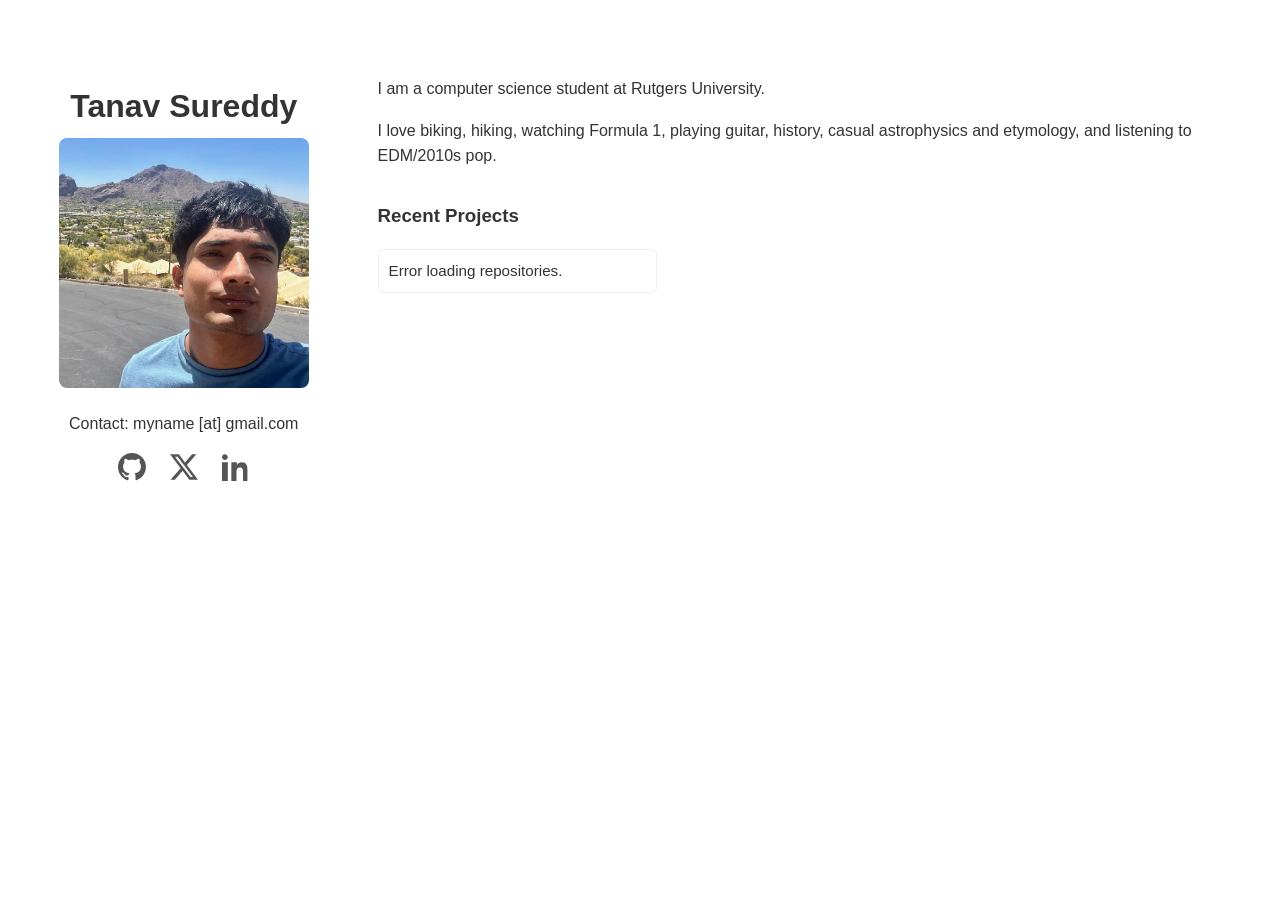
<file: index.html>
<!DOCTYPE html>
<html lang="en">
<head>
    <meta charset="UTF-8">
    <meta name="viewport" content="width=device-width, initial-scale=1.0">
    <title>Tanav Sureddy</title>
    <style>
        body { font-family: sans-serif; line-height: 1.6; color: #333; max-width: 1200px; margin: 60px auto; padding: 0 30px; }
        
        /* The Two-Column Layout */
        .container { display: flex; gap: 50px; flex-wrap: wrap; }
        .sidebar { flex: 1; min-width: 220px; text-align: center; }
        .main-content { flex: 3; min-width: 320px; }

        img.profile-pic { width: 100%; max-width: 250px; border-radius: 8px; }
        h1 { margin-bottom: 5px; }
        .social-links { display: flex; justify-content: center; gap: 24px; }
        .social-link { text-decoration: none; color: #555; display: inline-flex; align-items: center; justify-content: center; }
        .social-link svg { width: 28px; height: 28px; fill: currentColor; }
        .social-link i { font-size: 28px; line-height: 1; }
        .social-link:hover { color: #8b0000; }
        .news-item { margin-bottom: 15px; font-size: 0.95rem; padding: 10px; border: 1px solid #eee; border-radius: 6px; background: #fff; line-height: 1.4; display: -webkit-box; -webkit-line-clamp: 12; -webkit-box-orient: vertical; overflow: hidden; }
        .date { font-weight: bold; color: #888; margin-right: 10px; }
        #repos { display: grid; grid-template-columns: repeat(3, 1fr); gap: 12px; text-align: left; margin-top: 12px; }
        @media (max-width: 980px) { #repos { grid-template-columns: repeat(2, 1fr); } }
        @media (max-width: 640px) { #repos { grid-template-columns: 1fr; } }
        .repo-name { font-weight: 700; font-size: 1.05rem; color: #8b0000; display: inline-block; margin-bottom: 4px; }
        .repo-desc { margin-top: 4px; color: #444; }
        a { color: #8b0000; text-decoration: none; } 
        a:hover { text-decoration: underline; }

        /* ── Commit Heatmap ── */
        #heatmap-section {
            margin-top: 20px;
            text-align: left;
        }
        #heatmap-section h4 {
            font-size: 0.78rem;
            font-weight: 600;
            color: #888;
            letter-spacing: 0.06em;
            text-transform: uppercase;
            margin: 0 0 8px 0;
            text-align: center;
        }
        #heatmap-wrap {
            overflow-x: auto;
        }
        #heatmap-svg-container {
            display: flex;
            justify-content: center;
        }
        #heatmap-canvas {
            display: block;
        }
        /* tooltip */
        #hm-tooltip {
            position: fixed;
            background: #222;
            color: #fff;
            font-size: 0.75rem;
            padding: 4px 8px;
            border-radius: 4px;
            pointer-events: none;
            opacity: 0;
            transition: opacity 0.15s;
            white-space: nowrap;
            z-index: 1000;
        }
        #heatmap-legend {
            display: flex;
            align-items: center;
            justify-content: center;
            gap: 4px;
            margin-top: 6px;
            font-size: 0.7rem;
            color: #999;
        }
        .legend-cell {
            width: 10px;
            height: 10px;
            border-radius: 2px;
        }
    </style>
    <link rel="stylesheet" href="https://cdnjs.cloudflare.com/ajax/libs/font-awesome/6.4.0/css/all.min.css">
</head>
<body>

<div class="container">
    <div class="sidebar">
        <h1>Tanav Sureddy</h1>
        <img src="githubPFP.jpg" alt="Tanav Sureddy" class="profile-pic">
        <p>Contact: myname [at] gmail.com</p>
        <div class="social-links">
            <a href="https://github.com/TanavSureddy" class="social-link" aria-label="GitHub" title="GitHub">
                <svg viewBox="0 0 16 16" aria-hidden="true"><path fill-rule="evenodd" d="M8 0C3.58 0 0 3.58 0 8c0 3.54 2.29 6.53 5.47 7.59.4.07.55-.17.55-.38 0-.19-.01-.82-.01-1.49-2.01.37-2.53-.49-2.69-.94-.09-.23-.48-.94-.82-1.13-.28-.15-.68-.52-.01-.53.63-.01 1.08.58 1.23.82.72 1.21 1.87.87 2.33.66.07-.52.28-.87.51-1.07-1.78-.2-3.64-.89-3.64-3.95 0-.87.31-1.59.82-2.15-.08-.2-.36-1.02.08-2.12 0 0 .67-.21 2.2.82.64-.18 1.32-.27 2-.27s1.36.09 2 .27c1.53-1.04 2.2-.82 2.2-.82.44 1.1.16 1.92.08 2.12.51.56.82 1.27.82 2.15 0 3.07-1.87 3.75-3.65 3.95.29.25.54.73.54 1.48 0 1.07-.01 1.93-.01 2.19 0 .21.15.46.55.38A8.013 8.013 0 0 0 16 8c0-4.42-3.58-8-8-8z"></path></svg>
            </a>
            <a href="https://x.com/tanavsureddy" class="social-link x" aria-label="X" title="X">
                <svg viewBox="0 0 24 24" aria-hidden="true">
                    <path fill="currentColor" d="M18.901 1.153h3.68l-8.04 9.19L24 22.846h-7.406l-5.8-7.584-6.638 7.584H.474l8.6-9.83L0 1.154h7.594l5.243 6.932ZM17.61 20.644h2.039L6.486 3.24H4.298Z"></path>
                </svg>
            </a>
            <a href="https://www.linkedin.com/in/tanavsureddy/" class="social-link" aria-label="LinkedIn" title="LinkedIn">
                <svg viewBox="0 0 24 24" aria-hidden="true"><path d="M4.98 3.5C4.98 4.88 3.88 6 2.5 6S0 4.88 0 3.5C0 2.12 1.12 1 2.5 1s2.48 1.12 2.48 2.5zM0 8h5v16H0zM8 8h4.8v2.2h.1c.7-1.3 2.4-2.2 3.9-2.2 4.2 0 5 2.8 5 6.4V24H18v-7.4c0-1.8 0-4.2-2.6-4.2-2.6 0-3 2-3 4.1V24H8V8z"></path></svg>
            </a>
        </div>

        <!-- GitHub Commit Heatmap -->
        <div id="heatmap-section">
            <h4>Commits <span id="hm-year-label"></span></h4>
            <div id="heatmap-wrap">
                <div id="heatmap-svg-container">
                    <canvas id="heatmap-canvas"></canvas>
                </div>
            </div>
            <div id="heatmap-legend">
                <span>Less</span>
                <div class="legend-cell" style="background:#ebedf0;"></div>
                <div class="legend-cell" style="background:#f5c0c0;"></div>
                <div class="legend-cell" style="background:#d97474;"></div>
                <div class="legend-cell" style="background:#b83030;"></div>
                <div class="legend-cell" style="background:#8b0000;"></div>
                <span>More</span>
            </div>
        </div>
    </div>

    <div class="main-content">
        <p>I am a computer science student at Rutgers University.</p>
        
        <p>I love biking, hiking, watching Formula 1, playing guitar, history, casual astrophysics and etymology, and listening to EDM/2010s pop.</p>

        <h3 style="margin-top: 32px;">Recent Projects</h3>
        <div id="repos">
            <div class="news-item">Loading repositories...</div>
        </div>
    </div>
</div>

<div id="hm-tooltip"></div>

<script>
// ─────────────────────────────────────────────
//  QUARTERLY DATE RANGE (hardcoded logic)
// ─────────────────────────────────────────────
function getHeatmapRange() {
    const now = new Date();
    const year = now.getFullYear();
    const month = now.getMonth(); // 0-indexed

    // Always start from Jan 1 of current year
    const startDate = new Date(year, 0, 1); // Jan 1

    // End date: end of the current quarter
    let endDate;
    if (month <= 2) {
        // Q1: Jan–Mar → show only through Mar 31
        endDate = new Date(year, 2, 31);
    } else if (month <= 5) {
        // Q2: Apr–Jun → show through Jun 30
        endDate = new Date(year, 5, 30);
    } else if (month <= 8) {
        // Q3: Jul–Sep → show through Sep 30
        endDate = new Date(year, 8, 30);
    } else {
        // Q4: Oct–Dec → show full year through Dec 31
        endDate = new Date(year, 11, 31);
    }

    return { startDate, endDate, year };
}

// ─────────────────────────────────────────────
//  FETCH COMMITS via GitHub contribution data
//  (uses undocumented but stable contribution calendar query)
// ─────────────────────────────────────────────
async function fetchCommitCounts(username, year) {
    // GitHub's GraphQL API requires auth, so we use the public contribution
    // proxy approach: fetch the user's contribution SVG from github.com,
    // parse the data-date and data-count attributes.
    // Note: this works client-side with a CORS proxy for .io sites.
    // We use a reliable public CORS proxy.
    const url = `https://github-contributions-api.jogruber.de/v4/${username}?y=${year}`;
    const resp = await fetch(url);
    if (!resp.ok) throw new Error('Contributions API error');
    const json = await resp.json();
    // Returns { total: {year: N}, contributions: [{date, count, level}] }
    const map = {};
    for (const entry of json.contributions) {
        map[entry.date] = entry.count; // "YYYY-MM-DD" → count
    }
    return map;
}

// ─────────────────────────────────────────────
//  DRAW HEATMAP ON CANVAS
// ─────────────────────────────────────────────
function drawHeatmap(commitMap, startDate, endDate) {
    const canvas = document.getElementById('heatmap-canvas');
    const ctx = canvas.getContext('2d');

    const CELL = 11;   // cell size px
    const GAP  = 2;    // gap between cells
    const STEP = CELL + GAP;
    const TOP_OFFSET = 18; // space for month labels

    // Build list of dates in range
    const dates = [];
    const d = new Date(startDate);
    while (d <= endDate) {
        dates.push(new Date(d));
        d.setDate(d.getDate() + 1);
    }

    // Determine first Sunday on or before startDate (for column alignment)
    const firstDay = new Date(startDate);
    const dow = firstDay.getDay(); // 0=Sun
    firstDay.setDate(firstDay.getDate() - dow);

    // Count total columns (weeks)
    const lastDay = new Date(endDate);
    const lastDow = lastDay.getDay();
    const lastSunday = new Date(lastDay);
    lastSunday.setDate(lastDay.getDate() - lastDow);
    const msPerWeek = 7 * 24 * 3600 * 1000;
    const totalWeeks = Math.round((lastSunday - firstDay) / msPerWeek) + 1;

    const W = totalWeeks * STEP + 2;
    const H = 7 * STEP + TOP_OFFSET + 2;
    canvas.width  = W;
    canvas.height = H;

    // Color scale: 0 → empty, 1→4 → shades of dark red
    const COLORS = ['#ebedf0', '#f5c0c0', '#d97474', '#b83030', '#8b0000'];
    function countToColor(count) {
        if (!count || count === 0) return COLORS[0];
        if (count <= 2)  return COLORS[1];
        if (count <= 5)  return COLORS[2];
        if (count <= 10) return COLORS[3];
        return COLORS[4];
    }

    // Draw month labels
    ctx.font = '9px sans-serif';
    ctx.fillStyle = '#999';
    const MONTHS = ['Jan','Feb','Mar','Apr','May','Jun','Jul','Aug','Sep','Oct','Nov','Dec'];
    let lastMonthDrawn = -1;
    // iterate week columns
    for (let w = 0; w < totalWeeks; w++) {
        const weekStart = new Date(firstDay.getTime() + w * msPerWeek);
        const mo = weekStart.getMonth();
        if (mo !== lastMonthDrawn && weekStart >= startDate && weekStart <= endDate) {
            ctx.fillText(MONTHS[mo], w * STEP, TOP_OFFSET - 6);
            lastMonthDrawn = mo;
        }
    }

    // Draw cells
    // Store cell positions for tooltip
    const cellData = []; // {x, y, w, h, date, count}

    for (const date of dates) {
        const dateStr = date.toISOString().slice(0, 10);
        const count = commitMap[dateStr] || 0;

        // Which column (week)?
        const diffMs = date - firstDay;
        const col = Math.floor(diffMs / msPerWeek);
        const row = date.getDay(); // 0=Sun

        const x = col * STEP;
        const y = TOP_OFFSET + row * STEP;

        ctx.fillStyle = countToColor(count);
        ctx.beginPath();
        ctx.roundRect(x, y, CELL, CELL, 2);
        ctx.fill();

        cellData.push({ x, y, w: CELL, h: CELL, date: dateStr, count });
    }

    return cellData;
}

// ─────────────────────────────────────────────
//  TOOLTIP
// ─────────────────────────────────────────────
function setupTooltip(canvas, cellData) {
    const tooltip = document.getElementById('hm-tooltip');
    const rect = () => canvas.getBoundingClientRect();
    const DAYS = ['Sun','Mon','Tue','Wed','Thu','Fri','Sat'];

    canvas.addEventListener('mousemove', (e) => {
        const r = rect();
        const mx = e.clientX - r.left;
        const my = e.clientY - r.top;

        let found = null;
        for (const cell of cellData) {
            if (mx >= cell.x && mx <= cell.x + cell.w &&
                my >= cell.y && my <= cell.y + cell.h) {
                found = cell;
                break;
            }
        }

        if (found) {
            const d = new Date(found.date + 'T00:00:00');
            const label = `${found.count} commit${found.count !== 1 ? 's' : ''} on ${DAYS[d.getDay()]}, ${found.date}`;
            tooltip.textContent = label;
            tooltip.style.opacity = '1';
            tooltip.style.left = (e.clientX + 12) + 'px';
            tooltip.style.top  = (e.clientY - 28) + 'px';
        } else {
            tooltip.style.opacity = '0';
        }
    });

    canvas.addEventListener('mouseleave', () => {
        tooltip.style.opacity = '0';
    });
}

// ─────────────────────────────────────────────
//  INIT
// ─────────────────────────────────────────────
(async function initHeatmap() {
    const username = 'TanavSureddy';
    const { startDate, endDate, year } = getHeatmapRange();

    document.getElementById('hm-year-label').textContent = year;

    try {
        const commitMap = await fetchCommitCounts(username, year);
        const cellData = drawHeatmap(commitMap, startDate, endDate);
        setupTooltip(document.getElementById('heatmap-canvas'), cellData);
    } catch (err) {
        console.error('Heatmap error:', err);
        document.getElementById('heatmap-section').style.display = 'none';
    }
})();

// ─────────────────────────────────────────────
//  REPOS
// ─────────────────────────────────────────────
(async function(){
    const username = 'TanavSureddy';
    const container = document.getElementById('repos');
    try {
        const resp = await fetch(`https://api.github.com/users/${username}/repos?per_page=100`);
        if(!resp.ok) throw new Error('GitHub API error');
        let repos = await resp.json();
        const exclude = new Set(['tanavsureddy.github.io', 'tanavsureddy']);
        repos = repos.filter(r => !exclude.has(String(r.name).toLowerCase()));
        repos.sort((a,b) => new Date(b.pushed_at) - new Date(a.pushed_at));
        if(!repos.length){ container.innerHTML = '<div class="news-item">No public repositories found.</div>'; return; }
        container.innerHTML = '';
        repos.forEach(repo => {
            const item = document.createElement('div');
            item.className = 'news-item';
            const a = document.createElement('a');
            a.href = repo.html_url;
            a.textContent = repo.name;
            a.className = 'repo-name';
            a.target = '_blank';
            a.rel = 'noopener noreferrer';
            item.appendChild(a);
            if(repo.description){
                const d = document.createElement('div');
                d.className = 'repo-desc';
                d.textContent = repo.description;
                item.appendChild(d);
            }
            container.appendChild(item);
        });
    } catch (err) {
        console.error(err);
        container.innerHTML = '<div class="news-item">Error loading repositories.</div>';
    }
})();
</script>

</body>
</html>
</file>
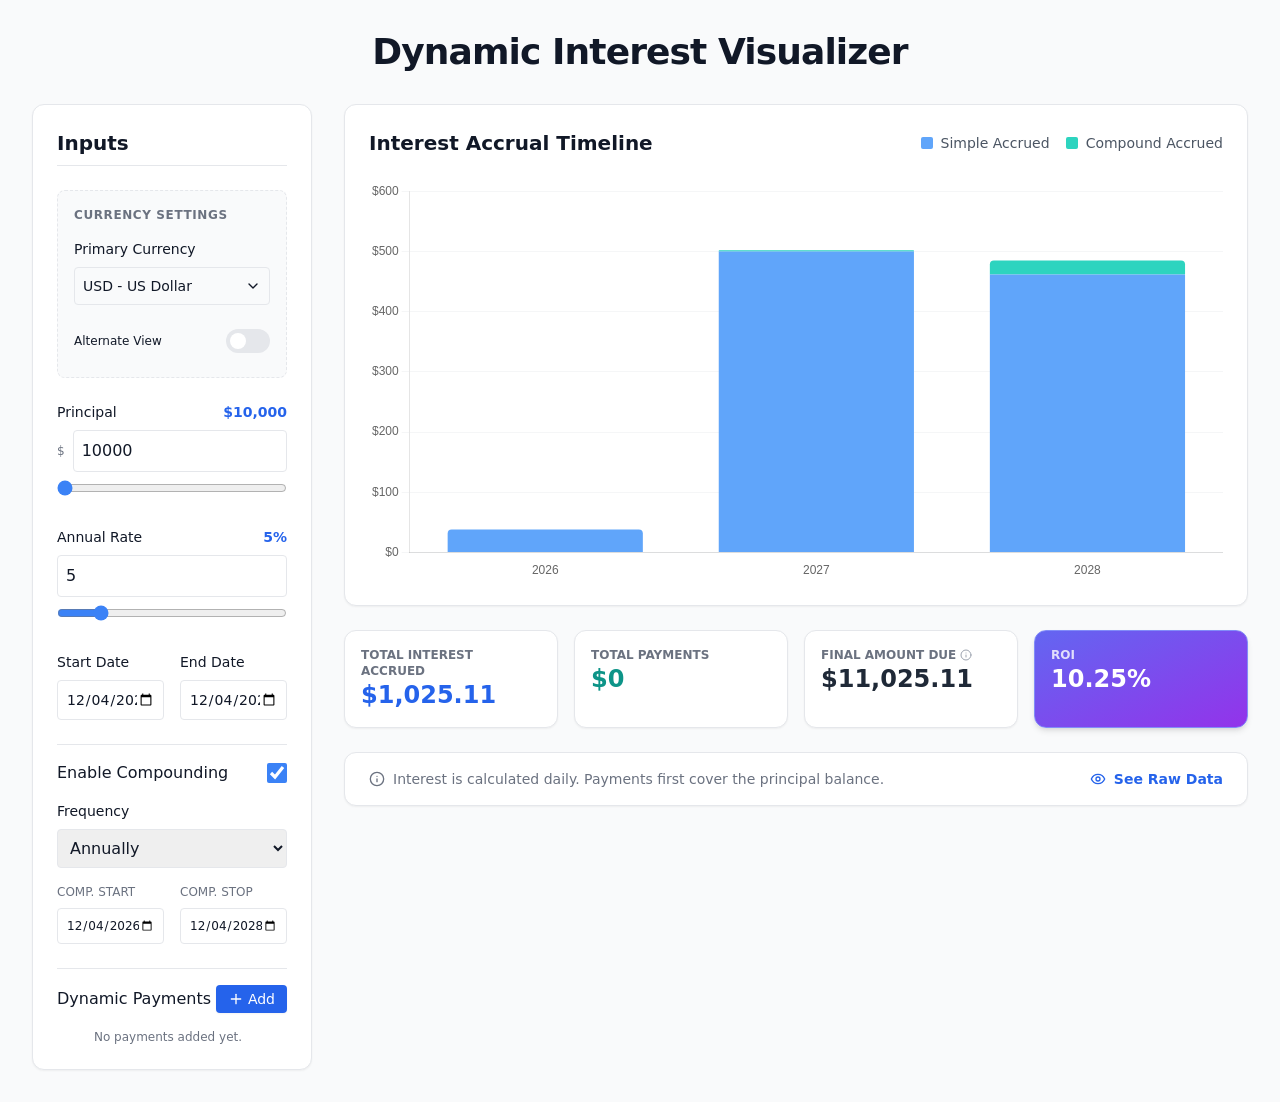
<file: interestcalc/index.html>
<!doctype html>
<html lang="en">
  <head>
    <meta charset="UTF-8" />
    <meta name="viewport" content="width=device-width, initial-scale=1.0" />
    <title>Dynamic Interest Visualizer</title>
    <script type="module" crossorigin src="/interestcalc/assets/index-CrpGQQz2.js"></script>
    <link rel="stylesheet" crossorigin href="/interestcalc/assets/index-lJPFyFlr.css">
  </head>
  <body>
    <div id="root"></div>
  </body>
</html>
</file>
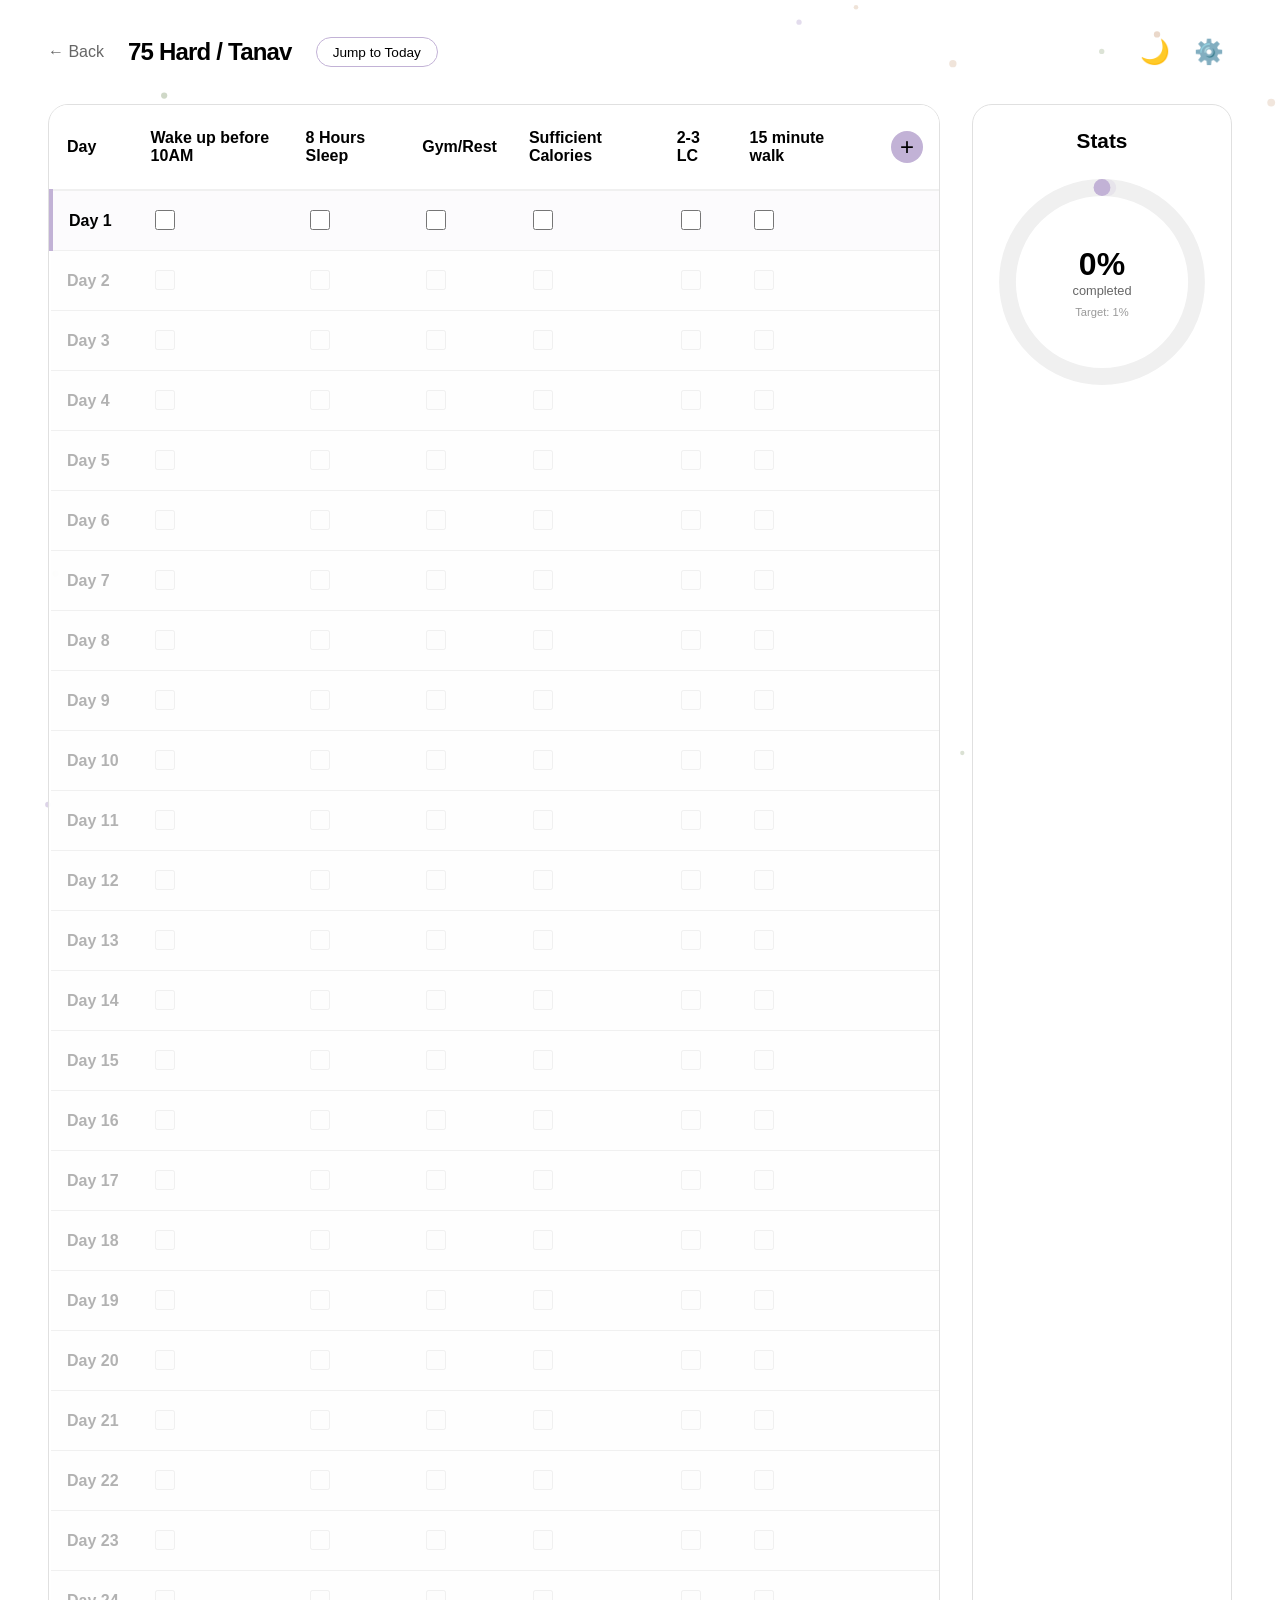
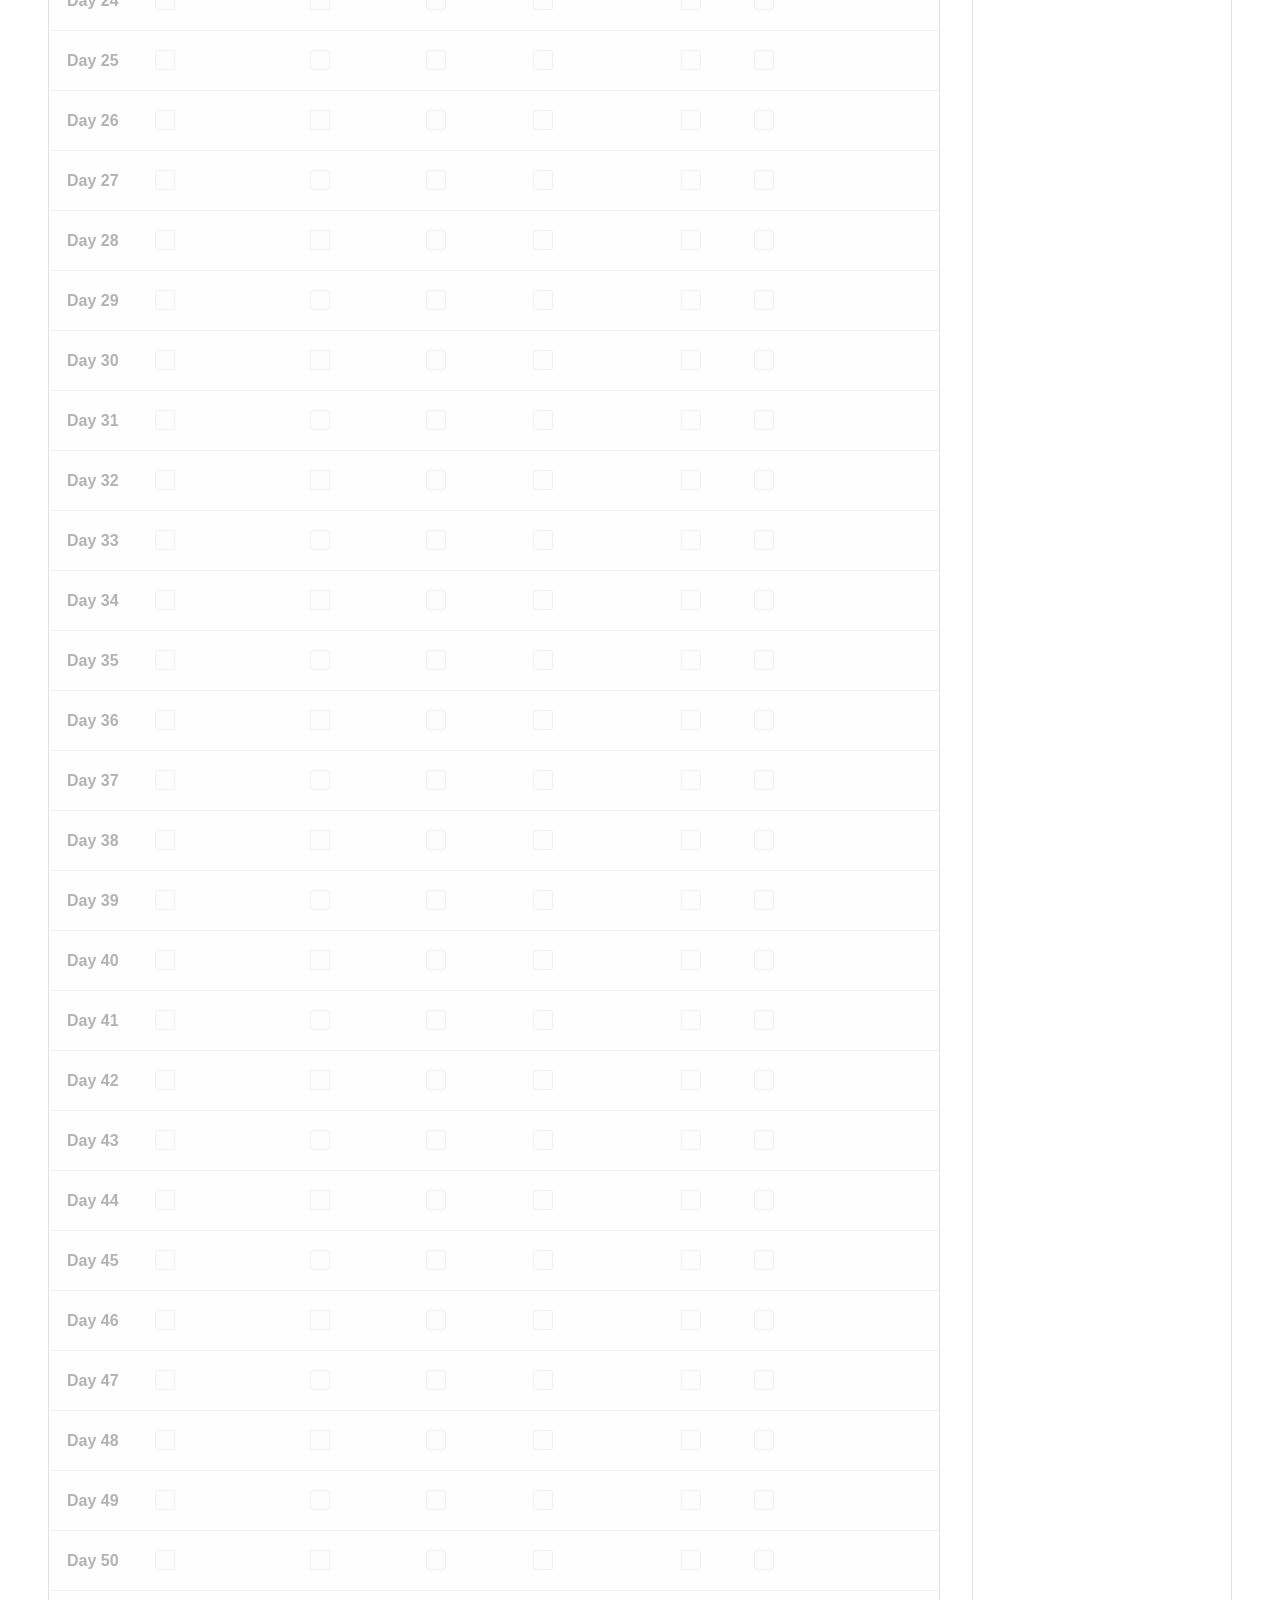
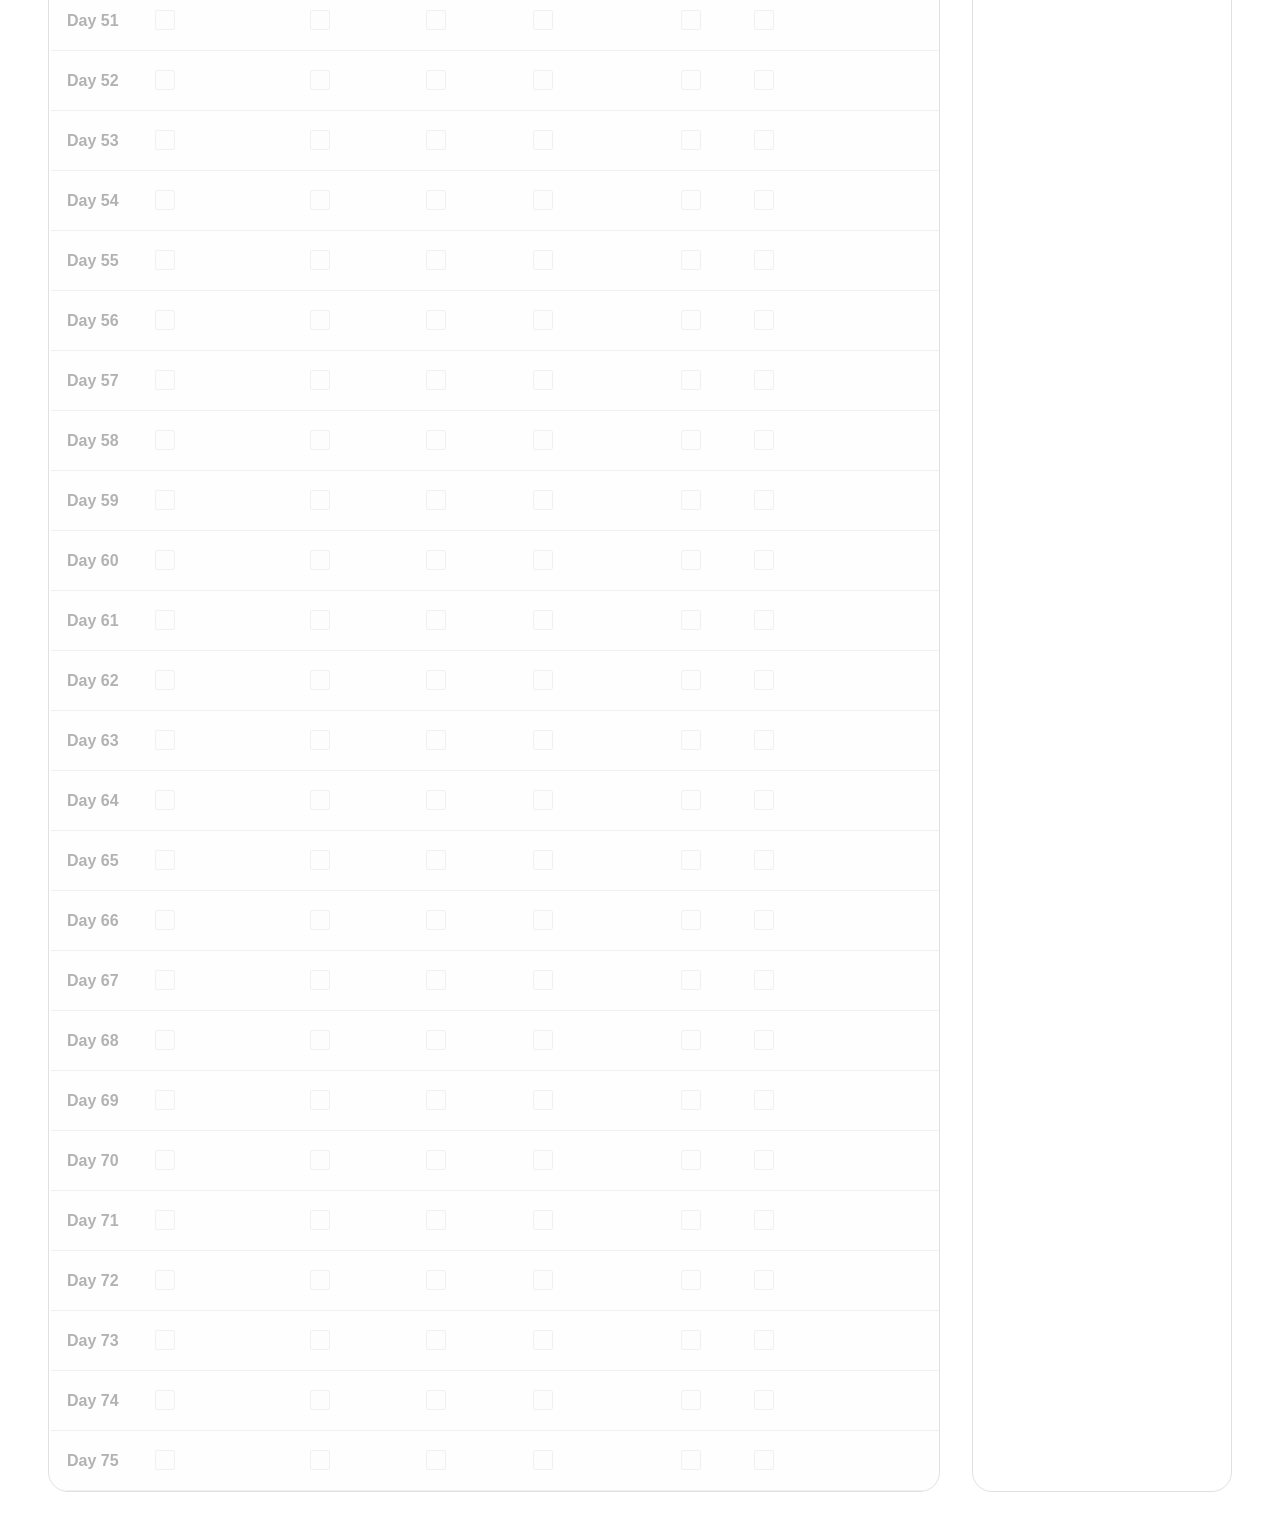
<file: 75hard/tanav.html>
<!doctype html>
<html lang="en">
  <head>
    <meta charset="UTF-8" />
    <link rel="icon" type="image/svg+xml" href="/75hard/favicon.svg" />
    <meta name="viewport" content="width=device-width, initial-scale=1.0" />
    <title>75 Hard / Tanav</title>
    <script type="module" crossorigin src="/75hard/assets/tanav-CApe5BTD.js"></script>
    <link rel="modulepreload" crossorigin href="/75hard/assets/browser-B77OIPgF.js">
    <link rel="modulepreload" crossorigin href="/75hard/assets/Tracker-D2-ysQGx.js">
    <link rel="stylesheet" crossorigin href="/75hard/assets/browser-BXZYvnGy.css">
    <link rel="stylesheet" crossorigin href="/75hard/assets/Tracker--KFJLm6A.css">
  </head>
  <body>
    <div id="root"></div>
  </body>
</html>
</file>
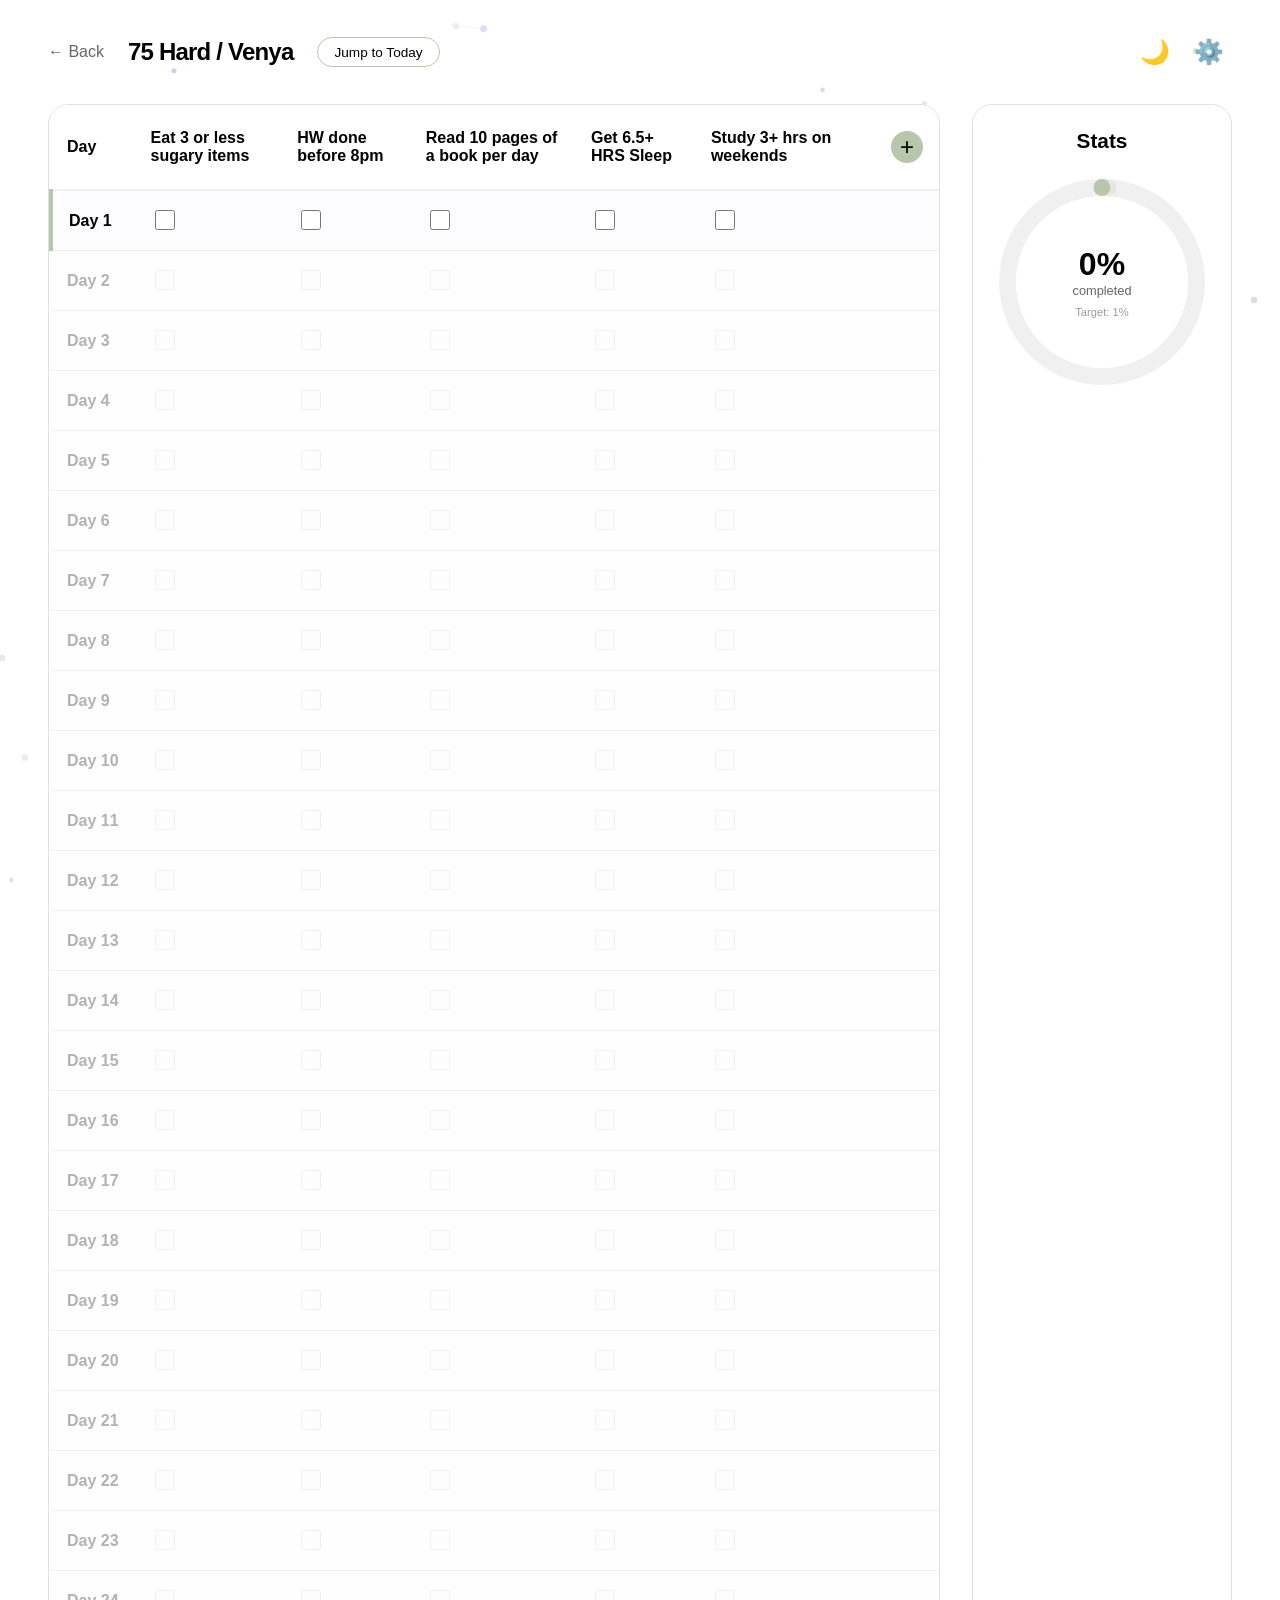
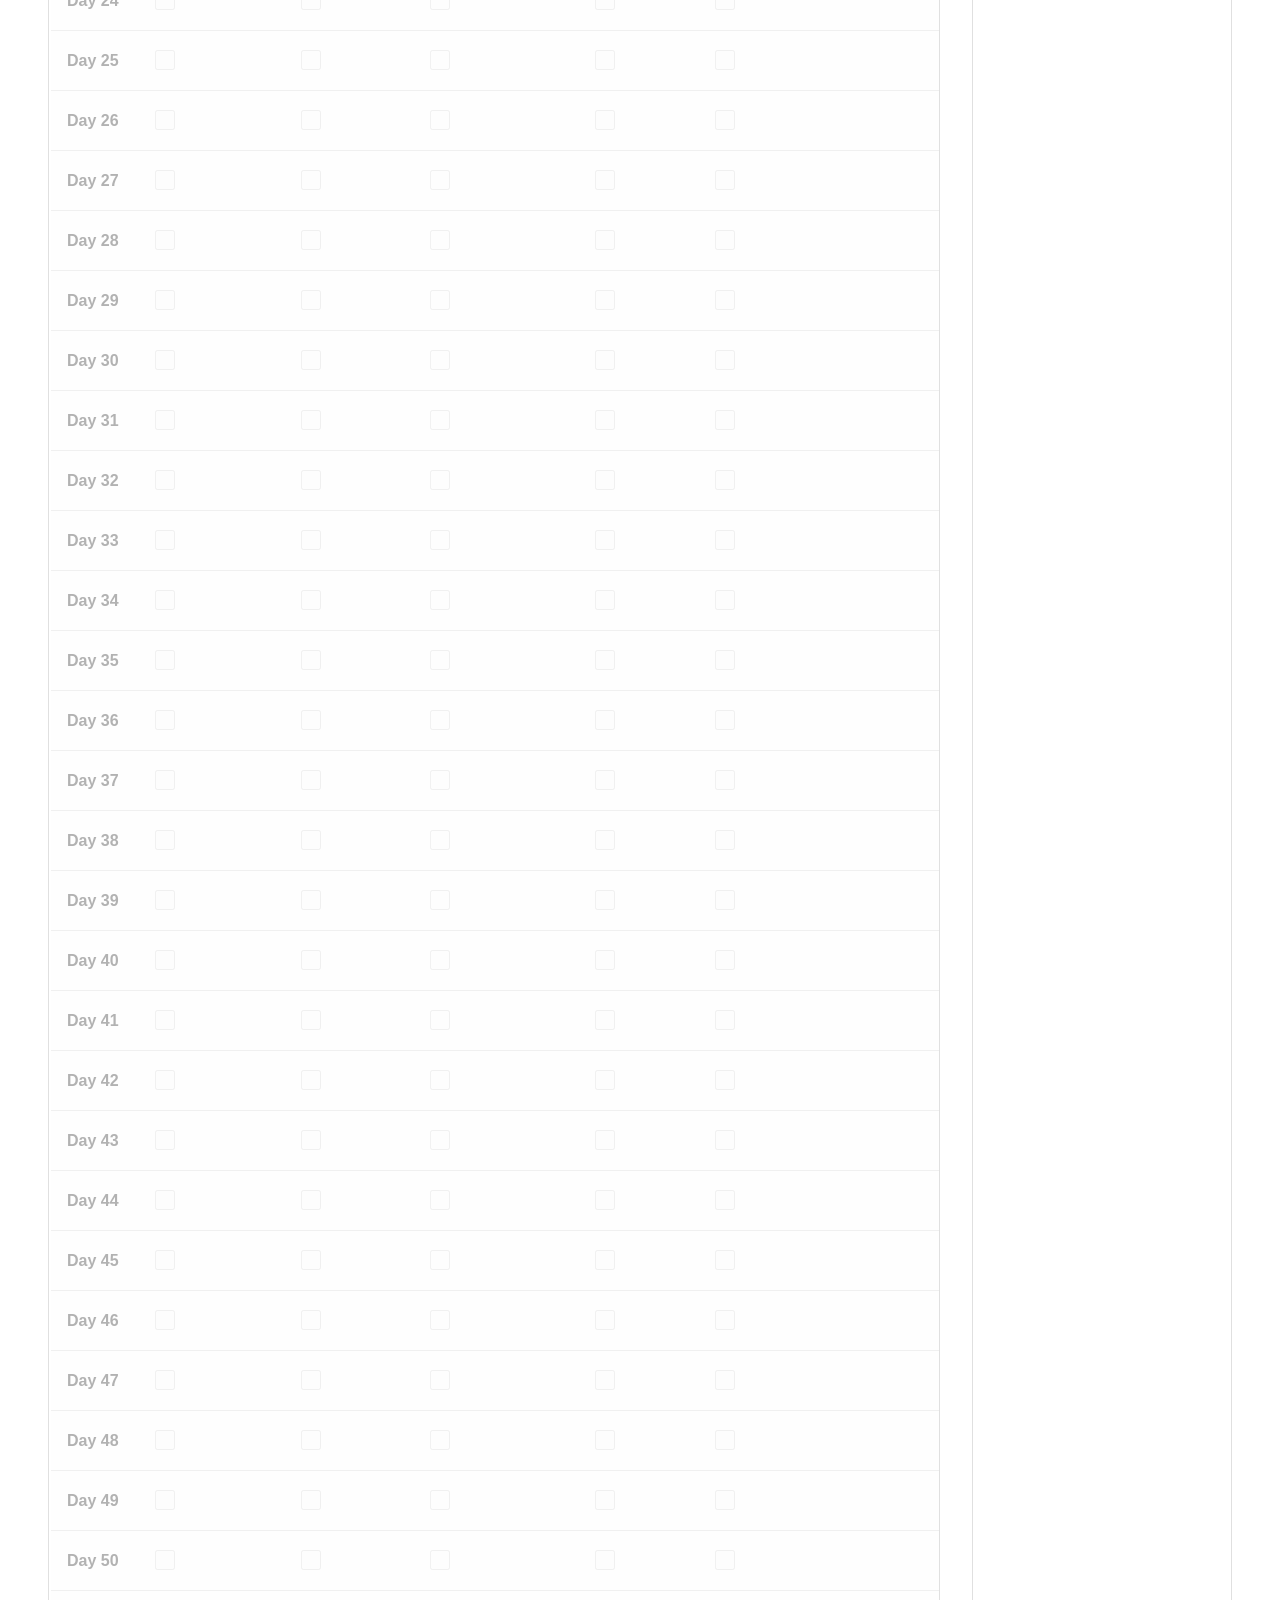
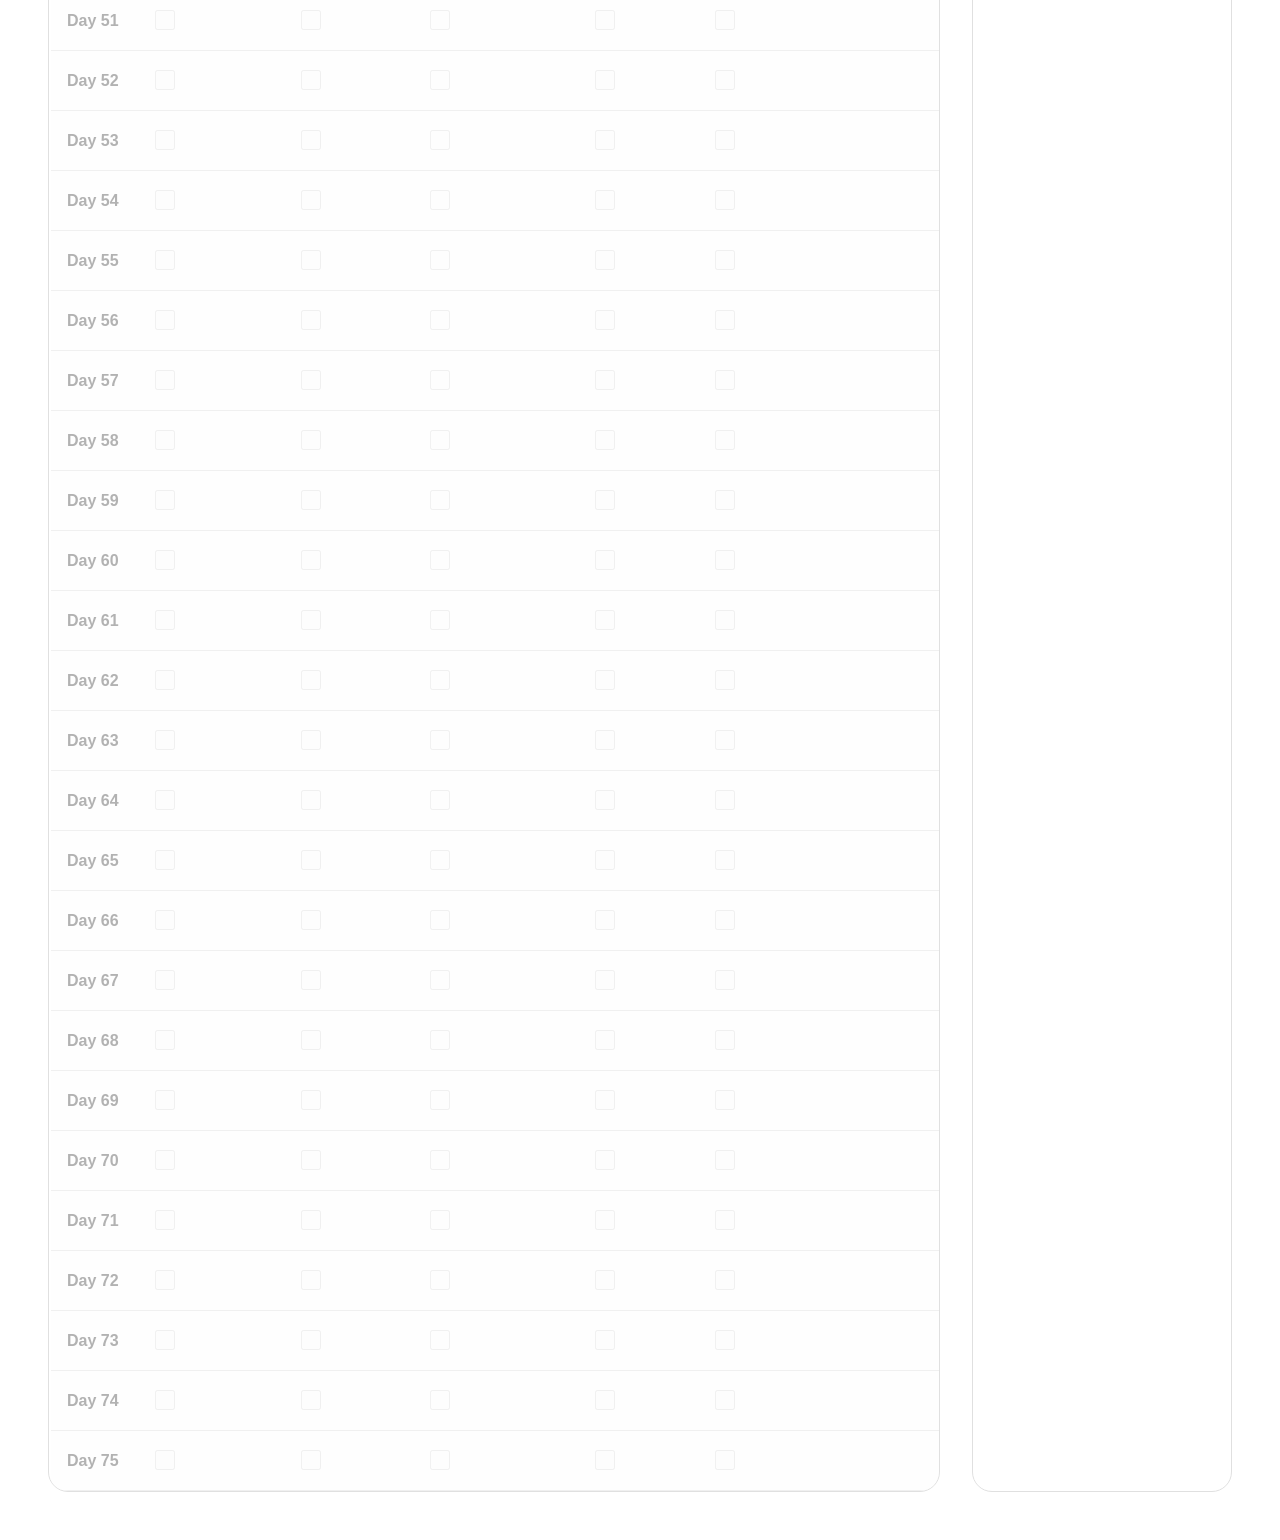
<file: 75hard/venya.html>
<!doctype html>
<html lang="en">
  <head>
    <meta charset="UTF-8" />
    <link rel="icon" type="image/svg+xml" href="/75hard/favicon.svg" />
    <meta name="viewport" content="width=device-width, initial-scale=1.0" />
    <title>75 Hard / Venya</title>
    <script type="module" crossorigin src="/75hard/assets/venya-ad7k7uQ9.js"></script>
    <link rel="modulepreload" crossorigin href="/75hard/assets/browser-B77OIPgF.js">
    <link rel="modulepreload" crossorigin href="/75hard/assets/Tracker-D2-ysQGx.js">
    <link rel="stylesheet" crossorigin href="/75hard/assets/browser-BXZYvnGy.css">
    <link rel="stylesheet" crossorigin href="/75hard/assets/Tracker--KFJLm6A.css">
  </head>
  <body>
    <div id="root"></div>
  </body>
</html>
</file>
<file: interestcalc/assets/index-lJPFyFlr.css>
*,:before,:after{--tw-border-spacing-x: 0;--tw-border-spacing-y: 0;--tw-translate-x: 0;--tw-translate-y: 0;--tw-rotate: 0;--tw-skew-x: 0;--tw-skew-y: 0;--tw-scale-x: 1;--tw-scale-y: 1;--tw-pan-x: ;--tw-pan-y: ;--tw-pinch-zoom: ;--tw-scroll-snap-strictness: proximity;--tw-gradient-from-position: ;--tw-gradient-via-position: ;--tw-gradient-to-position: ;--tw-ordinal: ;--tw-slashed-zero: ;--tw-numeric-figure: ;--tw-numeric-spacing: ;--tw-numeric-fraction: ;--tw-ring-inset: ;--tw-ring-offset-width: 0px;--tw-ring-offset-color: #fff;--tw-ring-color: rgb(59 130 246 / .5);--tw-ring-offset-shadow: 0 0 #0000;--tw-ring-shadow: 0 0 #0000;--tw-shadow: 0 0 #0000;--tw-shadow-colored: 0 0 #0000;--tw-blur: ;--tw-brightness: ;--tw-contrast: ;--tw-grayscale: ;--tw-hue-rotate: ;--tw-invert: ;--tw-saturate: ;--tw-sepia: ;--tw-drop-shadow: ;--tw-backdrop-blur: ;--tw-backdrop-brightness: ;--tw-backdrop-contrast: ;--tw-backdrop-grayscale: ;--tw-backdrop-hue-rotate: ;--tw-backdrop-invert: ;--tw-backdrop-opacity: ;--tw-backdrop-saturate: ;--tw-backdrop-sepia: ;--tw-contain-size: ;--tw-contain-layout: ;--tw-contain-paint: ;--tw-contain-style: }::backdrop{--tw-border-spacing-x: 0;--tw-border-spacing-y: 0;--tw-translate-x: 0;--tw-translate-y: 0;--tw-rotate: 0;--tw-skew-x: 0;--tw-skew-y: 0;--tw-scale-x: 1;--tw-scale-y: 1;--tw-pan-x: ;--tw-pan-y: ;--tw-pinch-zoom: ;--tw-scroll-snap-strictness: proximity;--tw-gradient-from-position: ;--tw-gradient-via-position: ;--tw-gradient-to-position: ;--tw-ordinal: ;--tw-slashed-zero: ;--tw-numeric-figure: ;--tw-numeric-spacing: ;--tw-numeric-fraction: ;--tw-ring-inset: ;--tw-ring-offset-width: 0px;--tw-ring-offset-color: #fff;--tw-ring-color: rgb(59 130 246 / .5);--tw-ring-offset-shadow: 0 0 #0000;--tw-ring-shadow: 0 0 #0000;--tw-shadow: 0 0 #0000;--tw-shadow-colored: 0 0 #0000;--tw-blur: ;--tw-brightness: ;--tw-contrast: ;--tw-grayscale: ;--tw-hue-rotate: ;--tw-invert: ;--tw-saturate: ;--tw-sepia: ;--tw-drop-shadow: ;--tw-backdrop-blur: ;--tw-backdrop-brightness: ;--tw-backdrop-contrast: ;--tw-backdrop-grayscale: ;--tw-backdrop-hue-rotate: ;--tw-backdrop-invert: ;--tw-backdrop-opacity: ;--tw-backdrop-saturate: ;--tw-backdrop-sepia: ;--tw-contain-size: ;--tw-contain-layout: ;--tw-contain-paint: ;--tw-contain-style: }*,:before,:after{box-sizing:border-box;border-width:0;border-style:solid;border-color:#e5e7eb}:before,:after{--tw-content: ""}html,:host{line-height:1.5;-webkit-text-size-adjust:100%;-moz-tab-size:4;-o-tab-size:4;tab-size:4;font-family:ui-sans-serif,system-ui,sans-serif,"Apple Color Emoji","Segoe UI Emoji",Segoe UI Symbol,"Noto Color Emoji";font-feature-settings:normal;font-variation-settings:normal;-webkit-tap-highlight-color:transparent}body{margin:0;line-height:inherit}hr{height:0;color:inherit;border-top-width:1px}abbr:where([title]){-webkit-text-decoration:underline dotted;text-decoration:underline dotted}h1,h2,h3,h4,h5,h6{font-size:inherit;font-weight:inherit}a{color:inherit;text-decoration:inherit}b,strong{font-weight:bolder}code,kbd,samp,pre{font-family:ui-monospace,SFMono-Regular,Menlo,Monaco,Consolas,Liberation Mono,Courier New,monospace;font-feature-settings:normal;font-variation-settings:normal;font-size:1em}small{font-size:80%}sub,sup{font-size:75%;line-height:0;position:relative;vertical-align:baseline}sub{bottom:-.25em}sup{top:-.5em}table{text-indent:0;border-color:inherit;border-collapse:collapse}button,input,optgroup,select,textarea{font-family:inherit;font-feature-settings:inherit;font-variation-settings:inherit;font-size:100%;font-weight:inherit;line-height:inherit;letter-spacing:inherit;color:inherit;margin:0;padding:0}button,select{text-transform:none}button,input:where([type=button]),input:where([type=reset]),input:where([type=submit]){-webkit-appearance:button;background-color:transparent;background-image:none}:-moz-focusring{outline:auto}:-moz-ui-invalid{box-shadow:none}progress{vertical-align:baseline}::-webkit-inner-spin-button,::-webkit-outer-spin-button{height:auto}[type=search]{-webkit-appearance:textfield;outline-offset:-2px}::-webkit-search-decoration{-webkit-appearance:none}::-webkit-file-upload-button{-webkit-appearance:button;font:inherit}summary{display:list-item}blockquote,dl,dd,h1,h2,h3,h4,h5,h6,hr,figure,p,pre{margin:0}fieldset{margin:0;padding:0}legend{padding:0}ol,ul,menu{list-style:none;margin:0;padding:0}dialog{padding:0}textarea{resize:vertical}input::-moz-placeholder,textarea::-moz-placeholder{opacity:1;color:#9ca3af}input::placeholder,textarea::placeholder{opacity:1;color:#9ca3af}button,[role=button]{cursor:pointer}:disabled{cursor:default}img,svg,video,canvas,audio,iframe,embed,object{display:block;vertical-align:middle}img,video{max-width:100%;height:auto}[hidden]:where(:not([hidden=until-found])){display:none}.pointer-events-none{pointer-events:none}.fixed{position:fixed}.absolute{position:absolute}.relative{position:relative}.inset-0{top:0;right:0;bottom:0;left:0}.bottom-2{bottom:.5rem}.bottom-full{bottom:100%}.left-0{left:0}.left-1{left:.25rem}.left-1\/2{left:50%}.right-2{right:.5rem}.top-1\.5{top:.375rem}.top-2{top:.5rem}.z-10{z-index:10}.z-50{z-index:50}.z-\[60\]{z-index:60}.col-span-2{grid-column:span 2 / span 2}.col-span-5{grid-column:span 5 / span 5}.mx-auto{margin-left:auto;margin-right:auto}.mb-1{margin-bottom:.25rem}.mb-2{margin-bottom:.5rem}.mb-6{margin-bottom:1.5rem}.ml-2{margin-left:.5rem}.mt-1{margin-top:.25rem}.mt-4{margin-top:1rem}.block{display:block}.inline-block{display:inline-block}.flex{display:flex}.inline-flex{display:inline-flex}.table{display:table}.grid{display:grid}.h-3{height:.75rem}.h-4{height:1rem}.h-5{height:1.25rem}.h-6{height:1.5rem}.h-\[400px\]{height:400px}.max-h-60{max-height:15rem}.max-h-64{max-height:16rem}.min-h-screen{min-height:100vh}.w-11{width:2.75rem}.w-3{width:.75rem}.w-4{width:1rem}.w-48{width:12rem}.w-5{width:1.25rem}.w-72{width:18rem}.w-full{width:100%}.max-w-2xl{max-width:42rem}.max-w-7xl{max-width:80rem}.flex-1{flex:1 1 0%}.flex-shrink-0{flex-shrink:0}.-translate-x-1\/2{--tw-translate-x: -50%;transform:translate(var(--tw-translate-x),var(--tw-translate-y)) rotate(var(--tw-rotate)) skew(var(--tw-skew-x)) skewY(var(--tw-skew-y)) scaleX(var(--tw-scale-x)) scaleY(var(--tw-scale-y))}.translate-x-1{--tw-translate-x: .25rem;transform:translate(var(--tw-translate-x),var(--tw-translate-y)) rotate(var(--tw-rotate)) skew(var(--tw-skew-x)) skewY(var(--tw-skew-y)) scaleX(var(--tw-scale-x)) scaleY(var(--tw-scale-y))}.translate-x-6{--tw-translate-x: 1.5rem;transform:translate(var(--tw-translate-x),var(--tw-translate-y)) rotate(var(--tw-rotate)) skew(var(--tw-skew-x)) skewY(var(--tw-skew-y)) scaleX(var(--tw-scale-x)) scaleY(var(--tw-scale-y))}.rotate-180{--tw-rotate: 180deg;transform:translate(var(--tw-translate-x),var(--tw-translate-y)) rotate(var(--tw-rotate)) skew(var(--tw-skew-x)) skewY(var(--tw-skew-y)) scaleX(var(--tw-scale-x)) scaleY(var(--tw-scale-y))}.transform{transform:translate(var(--tw-translate-x),var(--tw-translate-y)) rotate(var(--tw-rotate)) skew(var(--tw-skew-x)) skewY(var(--tw-skew-y)) scaleX(var(--tw-scale-x)) scaleY(var(--tw-scale-y))}.cursor-help{cursor:help}.cursor-pointer{cursor:pointer}.grid-cols-1{grid-template-columns:repeat(1,minmax(0,1fr))}.grid-cols-12{grid-template-columns:repeat(12,minmax(0,1fr))}.grid-cols-2{grid-template-columns:repeat(2,minmax(0,1fr))}.grid-cols-3{grid-template-columns:repeat(3,minmax(0,1fr))}.items-center{align-items:center}.justify-end{justify-content:flex-end}.justify-center{justify-content:center}.justify-between{justify-content:space-between}.gap-1{gap:.25rem}.gap-2{gap:.5rem}.gap-3{gap:.75rem}.gap-4{gap:1rem}.gap-8{gap:2rem}.space-y-1>:not([hidden])~:not([hidden]){--tw-space-y-reverse: 0;margin-top:calc(.25rem * calc(1 - var(--tw-space-y-reverse)));margin-bottom:calc(.25rem * var(--tw-space-y-reverse))}.space-y-2>:not([hidden])~:not([hidden]){--tw-space-y-reverse: 0;margin-top:calc(.5rem * calc(1 - var(--tw-space-y-reverse)));margin-bottom:calc(.5rem * var(--tw-space-y-reverse))}.space-y-3>:not([hidden])~:not([hidden]){--tw-space-y-reverse: 0;margin-top:calc(.75rem * calc(1 - var(--tw-space-y-reverse)));margin-bottom:calc(.75rem * var(--tw-space-y-reverse))}.space-y-4>:not([hidden])~:not([hidden]){--tw-space-y-reverse: 0;margin-top:calc(1rem * calc(1 - var(--tw-space-y-reverse)));margin-bottom:calc(1rem * var(--tw-space-y-reverse))}.space-y-6>:not([hidden])~:not([hidden]){--tw-space-y-reverse: 0;margin-top:calc(1.5rem * calc(1 - var(--tw-space-y-reverse)));margin-bottom:calc(1.5rem * var(--tw-space-y-reverse))}.space-y-8>:not([hidden])~:not([hidden]){--tw-space-y-reverse: 0;margin-top:calc(2rem * calc(1 - var(--tw-space-y-reverse)));margin-bottom:calc(2rem * var(--tw-space-y-reverse))}.divide-y>:not([hidden])~:not([hidden]){--tw-divide-y-reverse: 0;border-top-width:calc(1px * calc(1 - var(--tw-divide-y-reverse)));border-bottom-width:calc(1px * var(--tw-divide-y-reverse))}.overflow-hidden{overflow:hidden}.overflow-x-auto{overflow-x:auto}.overflow-y-auto{overflow-y:auto}.truncate{overflow:hidden;text-overflow:ellipsis;white-space:nowrap}.rounded{border-radius:.25rem}.rounded-2xl{border-radius:1rem}.rounded-full{border-radius:9999px}.rounded-lg{border-radius:.5rem}.rounded-sm{border-radius:.125rem}.rounded-xl{border-radius:.75rem}.border{border-width:1px}.border-2{border-width:2px}.border-b{border-bottom-width:1px}.border-l-2{border-left-width:2px}.border-t{border-top-width:1px}.border-dashed{border-style:dashed}.border-none{border-style:none}.border-amber-200{--tw-border-opacity: 1;border-color:rgb(253 230 138 / var(--tw-border-opacity, 1))}.border-blue-200{--tw-border-opacity: 1;border-color:rgb(191 219 254 / var(--tw-border-opacity, 1))}.border-gray-200{--tw-border-opacity: 1;border-color:rgb(229 231 235 / var(--tw-border-opacity, 1))}.border-gray-700{--tw-border-opacity: 1;border-color:rgb(55 65 81 / var(--tw-border-opacity, 1))}.border-indigo-400{--tw-border-opacity: 1;border-color:rgb(129 140 248 / var(--tw-border-opacity, 1))}.bg-amber-100{--tw-bg-opacity: 1;background-color:rgb(254 243 199 / var(--tw-bg-opacity, 1))}.bg-amber-50{--tw-bg-opacity: 1;background-color:rgb(255 251 235 / var(--tw-bg-opacity, 1))}.bg-amber-500{--tw-bg-opacity: 1;background-color:rgb(245 158 11 / var(--tw-bg-opacity, 1))}.bg-black\/50{background-color:#00000080}.bg-blue-100{--tw-bg-opacity: 1;background-color:rgb(219 234 254 / var(--tw-bg-opacity, 1))}.bg-blue-400{--tw-bg-opacity: 1;background-color:rgb(96 165 250 / var(--tw-bg-opacity, 1))}.bg-blue-50{--tw-bg-opacity: 1;background-color:rgb(239 246 255 / var(--tw-bg-opacity, 1))}.bg-blue-50\/30{background-color:#eff6ff4d}.bg-blue-600{--tw-bg-opacity: 1;background-color:rgb(37 99 235 / var(--tw-bg-opacity, 1))}.bg-gray-200{--tw-bg-opacity: 1;background-color:rgb(229 231 235 / var(--tw-bg-opacity, 1))}.bg-gray-50{--tw-bg-opacity: 1;background-color:rgb(249 250 251 / var(--tw-bg-opacity, 1))}.bg-gray-50\/50{background-color:#f9fafb80}.bg-gray-900{--tw-bg-opacity: 1;background-color:rgb(17 24 39 / var(--tw-bg-opacity, 1))}.bg-teal-400{--tw-bg-opacity: 1;background-color:rgb(45 212 191 / var(--tw-bg-opacity, 1))}.bg-transparent{background-color:transparent}.bg-white{--tw-bg-opacity: 1;background-color:rgb(255 255 255 / var(--tw-bg-opacity, 1))}.bg-gradient-to-br{background-image:linear-gradient(to bottom right,var(--tw-gradient-stops))}.from-indigo-500{--tw-gradient-from: #6366f1 var(--tw-gradient-from-position);--tw-gradient-to: rgb(99 102 241 / 0) var(--tw-gradient-to-position);--tw-gradient-stops: var(--tw-gradient-from), var(--tw-gradient-to)}.to-purple-600{--tw-gradient-to: #9333ea var(--tw-gradient-to-position)}.p-0{padding:0}.p-1{padding:.25rem}.p-2{padding:.5rem}.p-3{padding:.75rem}.p-4{padding:1rem}.p-6{padding:1.5rem}.px-2{padding-left:.5rem;padding-right:.5rem}.px-3{padding-left:.75rem;padding-right:.75rem}.px-4{padding-left:1rem;padding-right:1rem}.px-6{padding-left:1.5rem;padding-right:1.5rem}.px-8{padding-left:2rem;padding-right:2rem}.py-0\.5{padding-top:.125rem;padding-bottom:.125rem}.py-1{padding-top:.25rem;padding-bottom:.25rem}.py-1\.5{padding-top:.375rem;padding-bottom:.375rem}.py-2{padding-top:.5rem;padding-bottom:.5rem}.py-3{padding-top:.75rem;padding-bottom:.75rem}.py-4{padding-top:1rem;padding-bottom:1rem}.py-8{padding-top:2rem;padding-bottom:2rem}.pb-2{padding-bottom:.5rem}.pl-4{padding-left:1rem}.pr-10{padding-right:2.5rem}.pr-2{padding-right:.5rem}.pt-1{padding-top:.25rem}.pt-2{padding-top:.5rem}.pt-4{padding-top:1rem}.text-left{text-align:left}.text-center{text-align:center}.text-right{text-align:right}.font-mono{font-family:ui-monospace,SFMono-Regular,Menlo,Monaco,Consolas,Liberation Mono,Courier New,monospace}.text-2xl{font-size:1.5rem;line-height:2rem}.text-4xl{font-size:2.25rem;line-height:2.5rem}.text-\[10px\]{font-size:10px}.text-\[11px\]{font-size:11px}.text-sm{font-size:.875rem;line-height:1.25rem}.text-xl{font-size:1.25rem;line-height:1.75rem}.text-xs{font-size:.75rem;line-height:1rem}.font-black{font-weight:900}.font-bold{font-weight:700}.font-extrabold{font-weight:800}.font-medium{font-weight:500}.font-normal{font-weight:400}.font-semibold{font-weight:600}.uppercase{text-transform:uppercase}.leading-relaxed{line-height:1.625}.tracking-tight{letter-spacing:-.025em}.tracking-tighter{letter-spacing:-.05em}.tracking-wider{letter-spacing:.05em}.tracking-widest{letter-spacing:.1em}.text-amber-500{--tw-text-opacity: 1;color:rgb(245 158 11 / var(--tw-text-opacity, 1))}.text-amber-600{--tw-text-opacity: 1;color:rgb(217 119 6 / var(--tw-text-opacity, 1))}.text-amber-700{--tw-text-opacity: 1;color:rgb(180 83 9 / var(--tw-text-opacity, 1))}.text-amber-800{--tw-text-opacity: 1;color:rgb(146 64 14 / var(--tw-text-opacity, 1))}.text-blue-400{--tw-text-opacity: 1;color:rgb(96 165 250 / var(--tw-text-opacity, 1))}.text-blue-500{--tw-text-opacity: 1;color:rgb(59 130 246 / var(--tw-text-opacity, 1))}.text-blue-600{--tw-text-opacity: 1;color:rgb(37 99 235 / var(--tw-text-opacity, 1))}.text-blue-700{--tw-text-opacity: 1;color:rgb(29 78 216 / var(--tw-text-opacity, 1))}.text-gray-400{--tw-text-opacity: 1;color:rgb(156 163 175 / var(--tw-text-opacity, 1))}.text-gray-500{--tw-text-opacity: 1;color:rgb(107 114 128 / var(--tw-text-opacity, 1))}.text-gray-600{--tw-text-opacity: 1;color:rgb(75 85 99 / var(--tw-text-opacity, 1))}.text-gray-800{--tw-text-opacity: 1;color:rgb(31 41 55 / var(--tw-text-opacity, 1))}.text-gray-900{--tw-text-opacity: 1;color:rgb(17 24 39 / var(--tw-text-opacity, 1))}.text-red-500{--tw-text-opacity: 1;color:rgb(239 68 68 / var(--tw-text-opacity, 1))}.text-teal-600{--tw-text-opacity: 1;color:rgb(13 148 136 / var(--tw-text-opacity, 1))}.text-white{--tw-text-opacity: 1;color:rgb(255 255 255 / var(--tw-text-opacity, 1))}.underline{text-decoration-line:underline}.accent-blue-500{accent-color:#3b82f6}.opacity-0{opacity:0}.opacity-80{opacity:.8}.shadow-2xl{--tw-shadow: 0 25px 50px -12px rgb(0 0 0 / .25);--tw-shadow-colored: 0 25px 50px -12px var(--tw-shadow-color);box-shadow:var(--tw-ring-offset-shadow, 0 0 #0000),var(--tw-ring-shadow, 0 0 #0000),var(--tw-shadow)}.shadow-md{--tw-shadow: 0 4px 6px -1px rgb(0 0 0 / .1), 0 2px 4px -2px rgb(0 0 0 / .1);--tw-shadow-colored: 0 4px 6px -1px var(--tw-shadow-color), 0 2px 4px -2px var(--tw-shadow-color);box-shadow:var(--tw-ring-offset-shadow, 0 0 #0000),var(--tw-ring-shadow, 0 0 #0000),var(--tw-shadow)}.shadow-sm{--tw-shadow: 0 1px 2px 0 rgb(0 0 0 / .05);--tw-shadow-colored: 0 1px 2px 0 var(--tw-shadow-color);box-shadow:var(--tw-ring-offset-shadow, 0 0 #0000),var(--tw-ring-shadow, 0 0 #0000),var(--tw-shadow)}.shadow-xl{--tw-shadow: 0 20px 25px -5px rgb(0 0 0 / .1), 0 8px 10px -6px rgb(0 0 0 / .1);--tw-shadow-colored: 0 20px 25px -5px var(--tw-shadow-color), 0 8px 10px -6px var(--tw-shadow-color);box-shadow:var(--tw-ring-offset-shadow, 0 0 #0000),var(--tw-ring-shadow, 0 0 #0000),var(--tw-shadow)}.outline-none{outline:2px solid transparent;outline-offset:2px}.filter{filter:var(--tw-blur) var(--tw-brightness) var(--tw-contrast) var(--tw-grayscale) var(--tw-hue-rotate) var(--tw-invert) var(--tw-saturate) var(--tw-sepia) var(--tw-drop-shadow)}.backdrop-blur-sm{--tw-backdrop-blur: blur(4px);-webkit-backdrop-filter:var(--tw-backdrop-blur) var(--tw-backdrop-brightness) var(--tw-backdrop-contrast) var(--tw-backdrop-grayscale) var(--tw-backdrop-hue-rotate) var(--tw-backdrop-invert) var(--tw-backdrop-opacity) var(--tw-backdrop-saturate) var(--tw-backdrop-sepia);backdrop-filter:var(--tw-backdrop-blur) var(--tw-backdrop-brightness) var(--tw-backdrop-contrast) var(--tw-backdrop-grayscale) var(--tw-backdrop-hue-rotate) var(--tw-backdrop-invert) var(--tw-backdrop-opacity) var(--tw-backdrop-saturate) var(--tw-backdrop-sepia)}.transition{transition-property:color,background-color,border-color,text-decoration-color,fill,stroke,opacity,box-shadow,transform,filter,backdrop-filter;transition-timing-function:cubic-bezier(.4,0,.2,1);transition-duration:.15s}.transition-colors{transition-property:color,background-color,border-color,text-decoration-color,fill,stroke;transition-timing-function:cubic-bezier(.4,0,.2,1);transition-duration:.15s}.transition-opacity{transition-property:opacity;transition-timing-function:cubic-bezier(.4,0,.2,1);transition-duration:.15s}.transition-transform{transition-property:transform;transition-timing-function:cubic-bezier(.4,0,.2,1);transition-duration:.15s}.duration-200{transition-duration:.2s}:root{font-family:Inter,system-ui,Avenir,Helvetica,Arial,sans-serif;line-height:1.5;font-weight:400;color-scheme:light dark;color:#ffffffde;background-color:#242424;font-synthesis:none;text-rendering:optimizeLegibility;-webkit-font-smoothing:antialiased;-moz-osx-font-smoothing:grayscale}body{margin:0;display:flex;place-items:center;min-width:320px;min-height:100vh}#root{width:100%;margin:0 auto}@media (prefers-color-scheme: light){:root{color:#213547;background-color:#fff}}.last\:border-0:last-child{border-width:0px}.hover\:border-blue-500:hover{--tw-border-opacity: 1;border-color:rgb(59 130 246 / var(--tw-border-opacity, 1))}.hover\:bg-amber-100:hover{--tw-bg-opacity: 1;background-color:rgb(254 243 199 / var(--tw-bg-opacity, 1))}.hover\:bg-amber-200:hover{--tw-bg-opacity: 1;background-color:rgb(253 230 138 / var(--tw-bg-opacity, 1))}.hover\:bg-blue-700:hover{--tw-bg-opacity: 1;background-color:rgb(29 78 216 / var(--tw-bg-opacity, 1))}.hover\:bg-gray-100:hover{--tw-bg-opacity: 1;background-color:rgb(243 244 246 / var(--tw-bg-opacity, 1))}.hover\:bg-gray-50:hover{--tw-bg-opacity: 1;background-color:rgb(249 250 251 / var(--tw-bg-opacity, 1))}.hover\:bg-red-50:hover{--tw-bg-opacity: 1;background-color:rgb(254 242 242 / var(--tw-bg-opacity, 1))}.hover\:text-red-500:hover{--tw-text-opacity: 1;color:rgb(239 68 68 / var(--tw-text-opacity, 1))}.hover\:text-red-700:hover{--tw-text-opacity: 1;color:rgb(185 28 28 / var(--tw-text-opacity, 1))}.hover\:underline:hover{text-decoration-line:underline}.hover\:opacity-90:hover{opacity:.9}.focus\:outline-none:focus{outline:2px solid transparent;outline-offset:2px}.focus\:ring-0:focus{--tw-ring-offset-shadow: var(--tw-ring-inset) 0 0 0 var(--tw-ring-offset-width) var(--tw-ring-offset-color);--tw-ring-shadow: var(--tw-ring-inset) 0 0 0 calc(0px + var(--tw-ring-offset-width)) var(--tw-ring-color);box-shadow:var(--tw-ring-offset-shadow),var(--tw-ring-shadow),var(--tw-shadow, 0 0 #0000)}.focus\:ring-2:focus{--tw-ring-offset-shadow: var(--tw-ring-inset) 0 0 0 var(--tw-ring-offset-width) var(--tw-ring-offset-color);--tw-ring-shadow: var(--tw-ring-inset) 0 0 0 calc(2px + var(--tw-ring-offset-width)) var(--tw-ring-color);box-shadow:var(--tw-ring-offset-shadow),var(--tw-ring-shadow),var(--tw-shadow, 0 0 #0000)}.focus\:ring-blue-500:focus{--tw-ring-opacity: 1;--tw-ring-color: rgb(59 130 246 / var(--tw-ring-opacity, 1))}.group:hover .group-hover\:opacity-100{opacity:1}@media (min-width: 768px){.md\:grid-cols-4{grid-template-columns:repeat(4,minmax(0,1fr))}.md\:p-8{padding:2rem}}@media (min-width: 1024px){.lg\:col-span-1{grid-column:span 1 / span 1}.lg\:col-span-3{grid-column:span 3 / span 3}.lg\:grid-cols-4{grid-template-columns:repeat(4,minmax(0,1fr))}}@media (prefers-color-scheme: dark){.dark\:divide-gray-700>:not([hidden])~:not([hidden]){--tw-divide-opacity: 1;border-color:rgb(55 65 81 / var(--tw-divide-opacity, 1))}.dark\:border-amber-800{--tw-border-opacity: 1;border-color:rgb(146 64 14 / var(--tw-border-opacity, 1))}.dark\:border-blue-800{--tw-border-opacity: 1;border-color:rgb(30 64 175 / var(--tw-border-opacity, 1))}.dark\:border-gray-600{--tw-border-opacity: 1;border-color:rgb(75 85 99 / var(--tw-border-opacity, 1))}.dark\:border-gray-700{--tw-border-opacity: 1;border-color:rgb(55 65 81 / var(--tw-border-opacity, 1))}.dark\:border-gray-800{--tw-border-opacity: 1;border-color:rgb(31 41 55 / var(--tw-border-opacity, 1))}.dark\:bg-amber-900\/20{background-color:#78350f33}.dark\:bg-amber-900\/40{background-color:#78350f66}.dark\:bg-blue-900{--tw-bg-opacity: 1;background-color:rgb(30 58 138 / var(--tw-bg-opacity, 1))}.dark\:bg-blue-900\/10{background-color:#1e3a8a1a}.dark\:bg-blue-900\/30{background-color:#1e3a8a4d}.dark\:bg-gray-100{--tw-bg-opacity: 1;background-color:rgb(243 244 246 / var(--tw-bg-opacity, 1))}.dark\:bg-gray-700{--tw-bg-opacity: 1;background-color:rgb(55 65 81 / var(--tw-bg-opacity, 1))}.dark\:bg-gray-800{--tw-bg-opacity: 1;background-color:rgb(31 41 55 / var(--tw-bg-opacity, 1))}.dark\:bg-gray-900{--tw-bg-opacity: 1;background-color:rgb(17 24 39 / var(--tw-bg-opacity, 1))}.dark\:bg-gray-900\/50{background-color:#11182780}.dark\:text-amber-200{--tw-text-opacity: 1;color:rgb(253 230 138 / var(--tw-text-opacity, 1))}.dark\:text-amber-300{--tw-text-opacity: 1;color:rgb(252 211 77 / var(--tw-text-opacity, 1))}.dark\:text-amber-400{--tw-text-opacity: 1;color:rgb(251 191 36 / var(--tw-text-opacity, 1))}.dark\:text-blue-300{--tw-text-opacity: 1;color:rgb(147 197 253 / var(--tw-text-opacity, 1))}.dark\:text-blue-400{--tw-text-opacity: 1;color:rgb(96 165 250 / var(--tw-text-opacity, 1))}.dark\:text-gray-100{--tw-text-opacity: 1;color:rgb(243 244 246 / var(--tw-text-opacity, 1))}.dark\:text-gray-400{--tw-text-opacity: 1;color:rgb(156 163 175 / var(--tw-text-opacity, 1))}.dark\:text-gray-900{--tw-text-opacity: 1;color:rgb(17 24 39 / var(--tw-text-opacity, 1))}.dark\:text-teal-400{--tw-text-opacity: 1;color:rgb(45 212 191 / var(--tw-text-opacity, 1))}.dark\:hover\:bg-amber-900\/40:hover{background-color:#78350f66}.dark\:hover\:bg-gray-700:hover{--tw-bg-opacity: 1;background-color:rgb(55 65 81 / var(--tw-bg-opacity, 1))}.dark\:hover\:bg-gray-800:hover{--tw-bg-opacity: 1;background-color:rgb(31 41 55 / var(--tw-bg-opacity, 1))}.dark\:hover\:bg-gray-900:hover{--tw-bg-opacity: 1;background-color:rgb(17 24 39 / var(--tw-bg-opacity, 1))}.dark\:hover\:bg-red-900\/20:hover{background-color:#7f1d1d33}}
</file>
<file: 75hard/assets/browser-BXZYvnGy.css>
body{background-color:#fff;margin:0;padding:0;overflow:hidden}#root{width:100vw;height:100vh}
</file>
<file: 75hard/assets/Tracker--KFJLm6A.css>
.tracker-root{--bg-color:#fff;--text-color:#000;--text-muted:#666;--text-light:#999;--border-color:#e0e0e0;--table-border:#f0f0f0;--card-bg:#fffc;--header-bg:#fff;--modal-bg:#fff;--btn-cancel-bg:#f0f0f0;--btn-cancel-text:#666;--locked-bg:#fafafa;--today-bg:#c2b2d60d;background-color:var(--bg-color);width:100%;min-height:100vh;color:var(--text-color);flex-direction:column;font-family:Inter,sans-serif;display:flex;position:relative;overflow-x:hidden}.tracker-root[data-theme=dark]{--bg-color:#121212;--text-color:#e0e0e0;--text-muted:#a0a0a0;--text-light:#777;--border-color:#333;--table-border:#222;--card-bg:#1e1e1ecc;--header-bg:#1a1a1a;--modal-bg:#1e1e1e;--btn-cancel-bg:#333;--btn-cancel-text:#a0a0a0;--locked-bg:#1a1a1a;--today-bg:#c2b2d626}.particles-wrapper{z-index:0;pointer-events:none;width:100%;height:100%;position:fixed;top:0;left:0}.tracker-header{z-index:10;justify-content:space-between;align-items:center;padding:2rem 3rem;display:flex;position:relative}.header-left{align-items:center;gap:1.5rem;display:flex}.header-right{align-items:center;gap:.5rem;display:flex}.theme-toggle,.settings-cog{cursor:pointer;color:var(--text-muted);background:0 0;border:none;justify-content:center;align-items:center;padding:.5rem;font-size:1.5rem;line-height:1;transition:opacity .2s;display:flex}.theme-toggle:hover,.settings-cog:hover{opacity:.7}.settings-field{flex-direction:column;gap:.5rem;margin-bottom:2rem;display:flex}.settings-field label{color:var(--text-muted);font-size:.9rem;font-weight:600}.settings-field input[type=date]{border:1px solid var(--border-color);background:var(--modal-bg);color:var(--text-color);border-radius:10px;padding:.8rem;font-size:1rem}.settings-hint{color:var(--text-light);margin:0;font-size:.8rem}.jump-to-today-btn{border:1px solid var(--accent);color:var(--text-color);cursor:pointer;background:0 0;border-radius:999px;padding:.4rem 1rem;font-size:.85rem;font-weight:500;transition:all .2s}.jump-to-today-btn:hover{background:var(--accent);color:#000}.back-link{color:var(--text-muted);font-weight:500;text-decoration:none;transition:color .3s}.back-link:hover{color:var(--text-color)}.tracker-header h1{letter-spacing:-.05rem;color:var(--text-color);margin:0;font-size:1.5rem;font-weight:700}.tracker-container{z-index:10;box-sizing:border-box;flex:1;gap:2rem;width:100%;padding:0 3rem 3rem;display:flex;position:relative;overflow:hidden}.goal-grid-section{background:var(--card-bg);-webkit-backdrop-filter:blur(10px);backdrop-filter:blur(10px);border:1px solid var(--border-color);border-radius:20px;flex-direction:column;flex:1;min-width:0;padding:0;display:flex;overflow:hidden}.day-today{background:var(--today-bg);border-left:4px solid var(--accent)}.grid-scroll-wrapper{flex:1;overflow:auto}.goal-table{border-collapse:collapse;width:100%}.goal-table th{text-align:left;border-bottom:2px solid var(--table-border);background:var(--header-bg);z-index:5;color:var(--text-color);padding:1.5rem 1rem;position:sticky;top:0}.goal-header{cursor:pointer;transition:background .2s}.goal-header:hover{background:var(--locked-bg)}.goal-header-cell{align-items:center;gap:.5rem;display:flex}.add-goal-header{width:50px}.add-goal-btn{background:var(--accent);color:#000;cursor:pointer;border:none;border-radius:50%;justify-content:center;align-items:center;width:32px;height:32px;margin-left:auto;font-size:1.5rem;line-height:1;transition:transform .2s;display:flex}.add-goal-btn:hover{transform:scale(1.1)}.goal-table td{border-bottom:1px solid var(--table-border);color:var(--text-color);padding:1rem}.day-label{color:var(--text-muted);white-space:nowrap;cursor:help;font-weight:600}.day-locked{opacity:.3;pointer-events:none;background:var(--locked-bg)}.goal-table input[type=checkbox]{cursor:pointer;width:20px;height:20px;accent-color:var(--accent)}.stats-panel{background:var(--card-bg);-webkit-backdrop-filter:blur(10px);backdrop-filter:blur(10px);border:1px solid var(--border-color);box-sizing:border-box;color:var(--text-color);border-radius:20px;flex-direction:column;flex:0 0 260px;align-items:center;padding:1.5rem 1.25rem;display:flex}.stats-panel h2{text-align:center;width:100%;margin:0 0 1.5rem;font-size:1.3rem}.radial-progress-container{aspect-ratio:1;cursor:pointer;justify-content:center;align-items:center;width:100%;max-width:210px;transition:transform .3s;display:flex;position:relative}.radial-progress-container:hover{transform:scale(1.05)}.radial-progress{width:100%;height:100%;transform:rotate(-90deg)}.radial-bg{fill:none;stroke:var(--table-border);stroke-width:8px}.radial-target{fill:none;stroke:var(--accent);stroke-width:8px;opacity:.2;stroke-linecap:round}.radial-fill{fill:none;stroke:var(--accent);stroke-width:8px;stroke-dasharray:0 282.7;stroke-linecap:round;transition:stroke-dasharray .5s ease-out}.radial-label{text-align:center;flex-direction:column;display:flex;position:absolute;top:50%;left:50%;transform:translate(-50%,-50%)}.radial-label .percentage{color:var(--text-color);font-size:2rem;font-weight:700}.radial-label .label{color:var(--text-muted);text-transform:lowercase;font-size:.8rem}.target-label{color:var(--text-light);margin-top:.5rem;font-size:.7rem}.modal-overlay{z-index:100;background:#00000080;justify-content:center;align-items:center;width:100%;height:100%;display:flex;position:fixed;top:0;left:0}.modal-content{background:var(--modal-bg);color:var(--text-color);border-radius:20px;width:90%;max-width:400px;padding:2rem;box-shadow:0 20px 40px #0003}.modal-content h3{margin:0 0 1.5rem}.input-group{align-items:center;gap:.5rem;margin-bottom:2rem;display:flex}.input-group input{border:1px solid var(--border-color);background:var(--modal-bg);color:var(--text-color);border-radius:10px;flex:1;padding:.8rem;font-size:1.2rem}.modal-actions{gap:1rem;display:flex}.modal-actions button,.modal-actions-vertical button{cursor:pointer;border:none;border-radius:10px;width:100%;padding:.8rem;font-weight:600}.modal-actions-vertical{flex-direction:column;gap:.75rem;display:flex}.btn-save{background:var(--accent);color:#000}.btn-cancel{background:var(--btn-cancel-bg);color:var(--btn-cancel-text)}.btn-delete{color:#ff4d4f;background:0 0;border:1px solid #ff4d4f!important}.btn-delete:hover{background:#ff4d4f1a}.btn-outline-danger{color:#ff4d4f;cursor:pointer;background:0 0;border:2px solid #ff4d4f;border-radius:10px;padding:.75rem 1rem;font-weight:700}.btn-outline-danger:hover{background:#ff4d4f1a}.btn-danger{color:#fff;cursor:pointer;background:#ff4d4f;border:none;border-radius:10px;padding:.75rem 1rem;font-weight:700}.restart-overlay{background:var(--bg-color);z-index:1000;opacity:1;justify-content:center;align-items:center;transition:opacity 3s ease-in-out;display:flex;position:fixed;inset:0}.restart-overlay.fading{opacity:0}.restart-message{color:var(--text-color);text-align:center;max-width:800px;padding:1rem 2rem;font-size:1.25rem;line-height:1.4}@media (width<=1024px){.tracker-container{flex-direction:column}.goal-grid-section,.stats-panel{flex:none;width:100%}}
</file>
